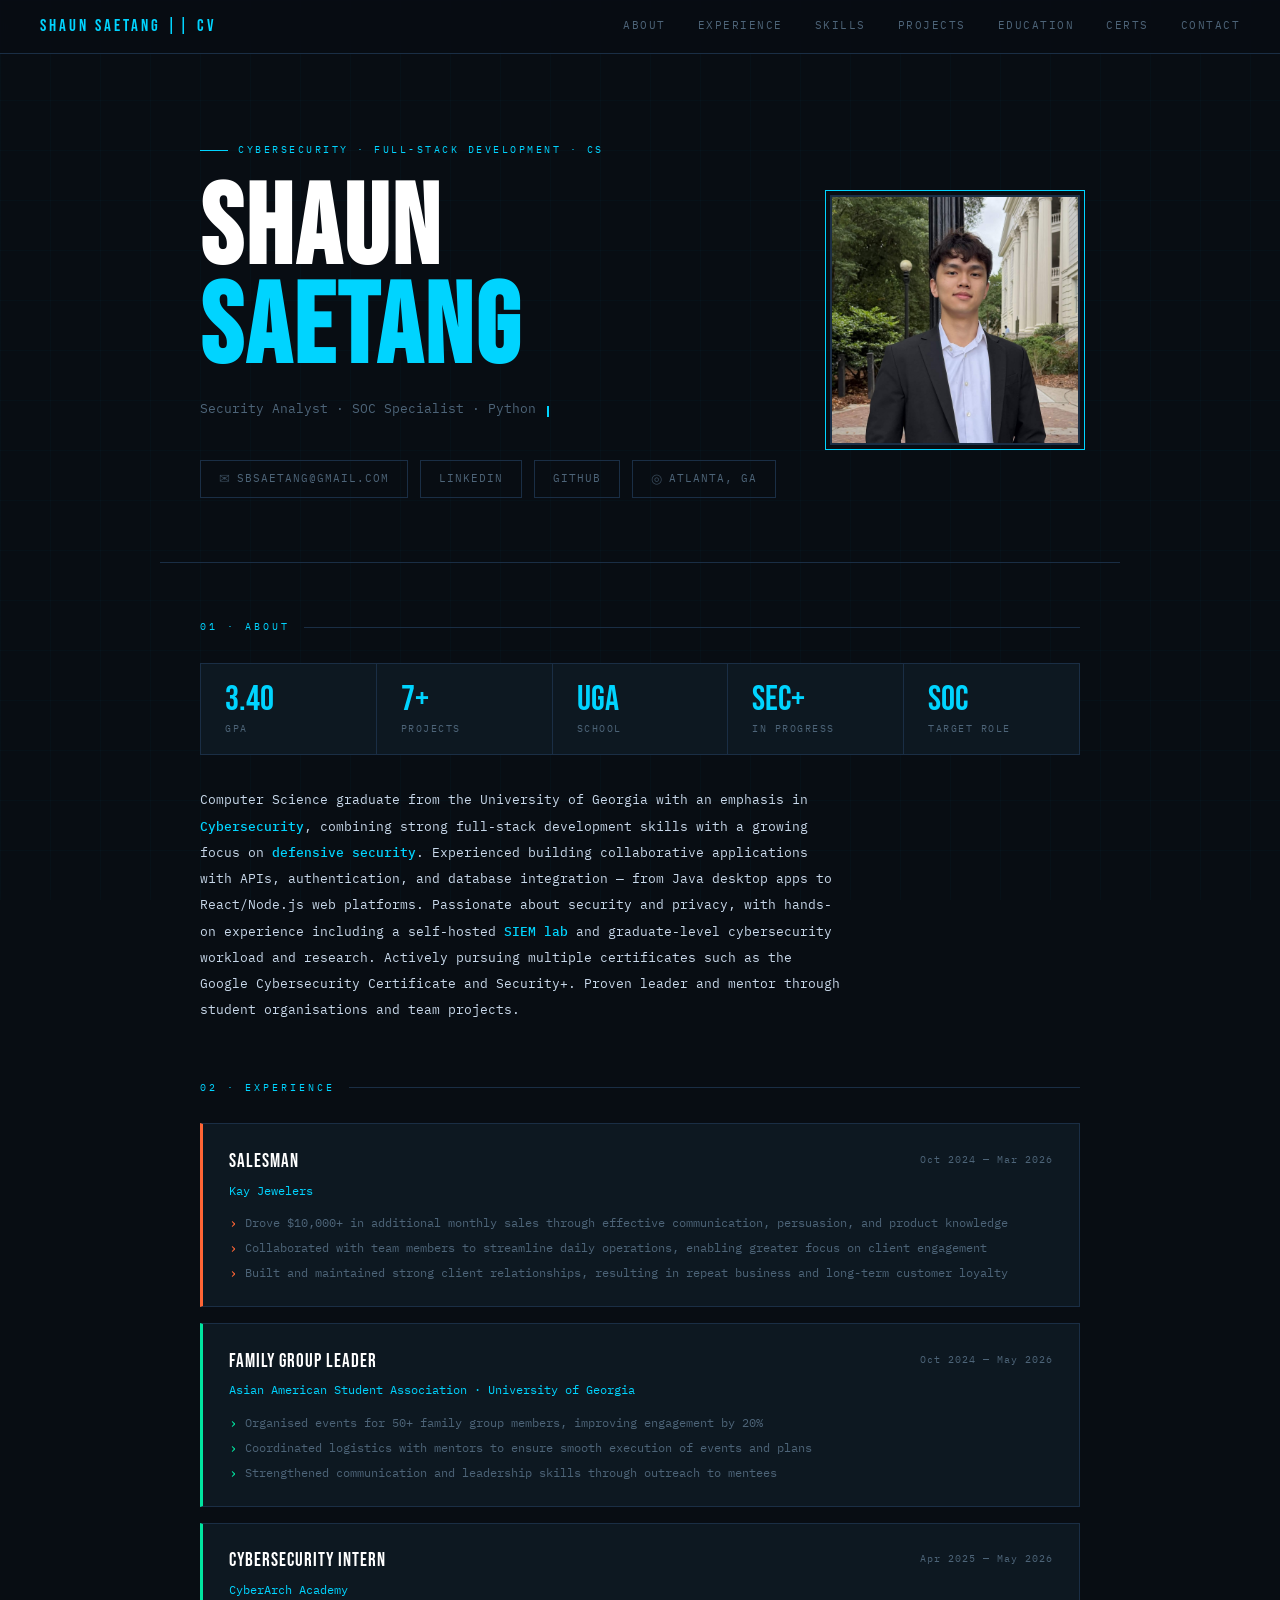
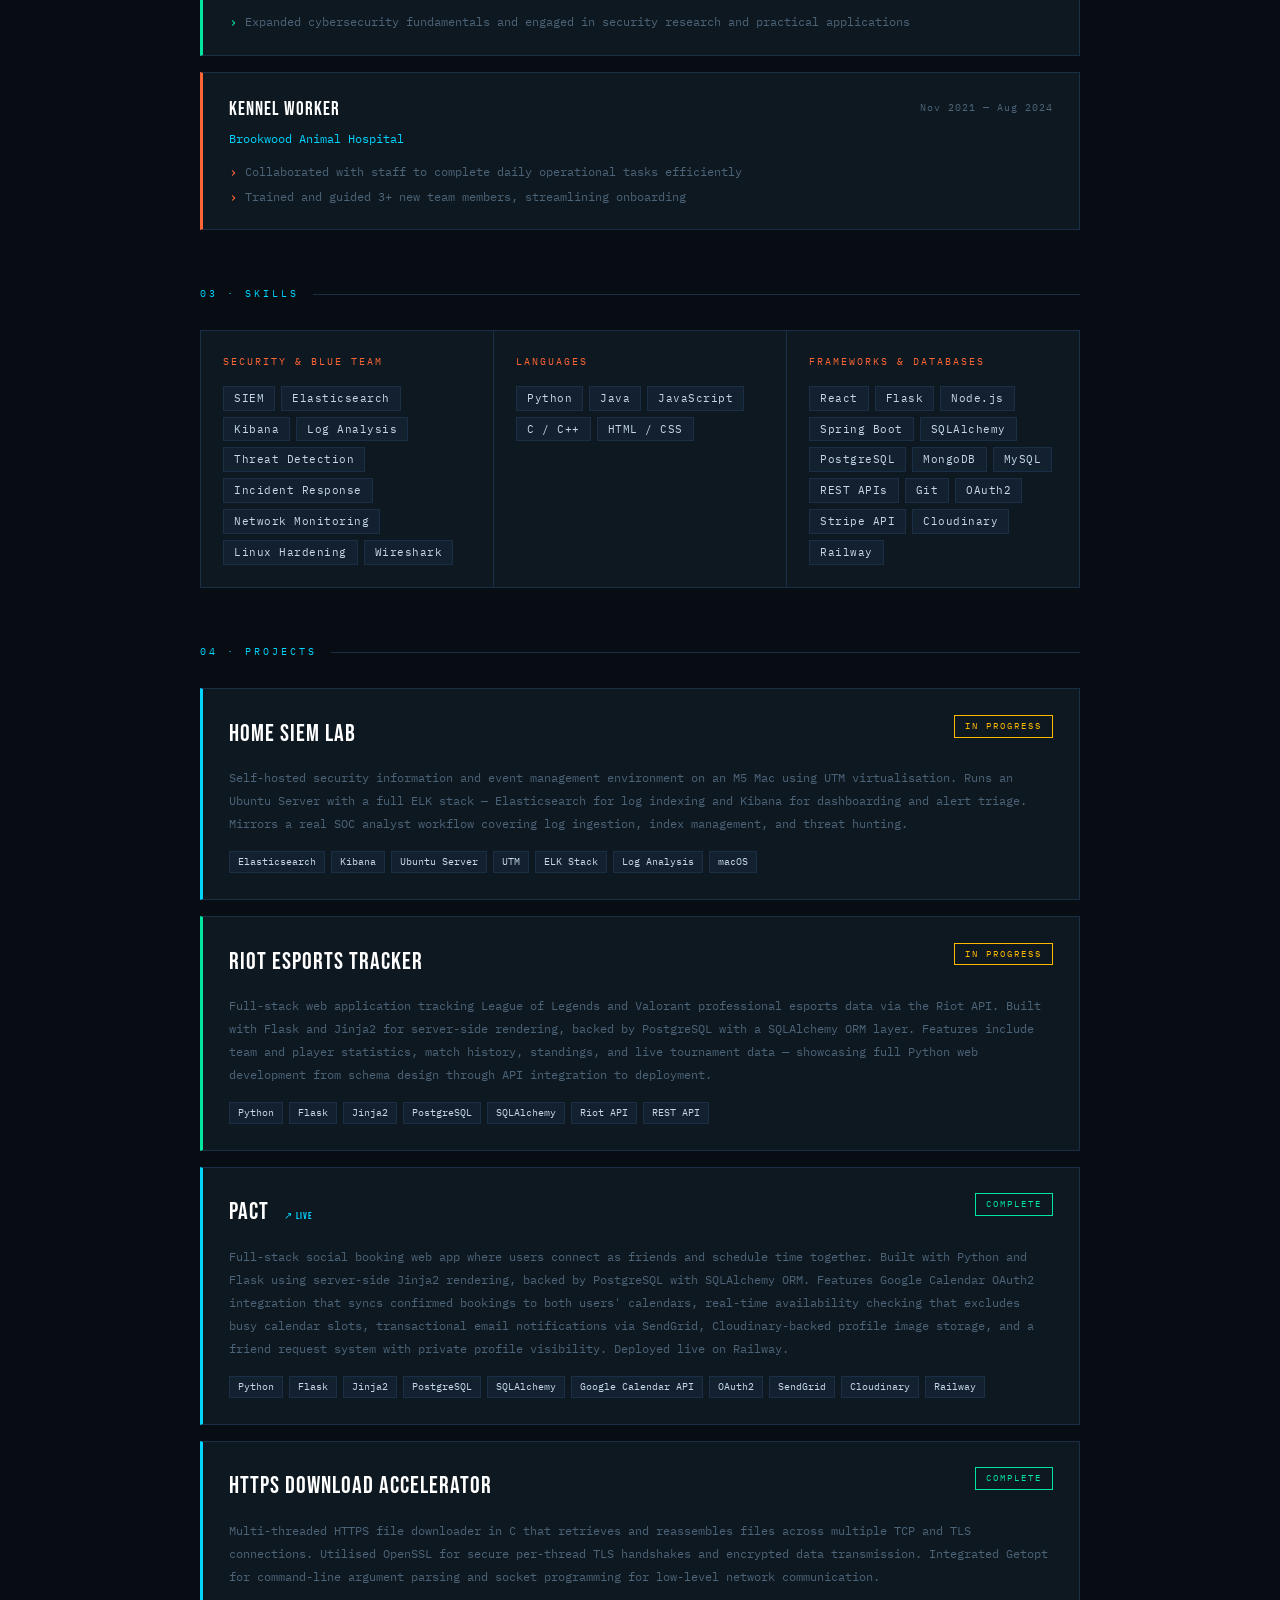
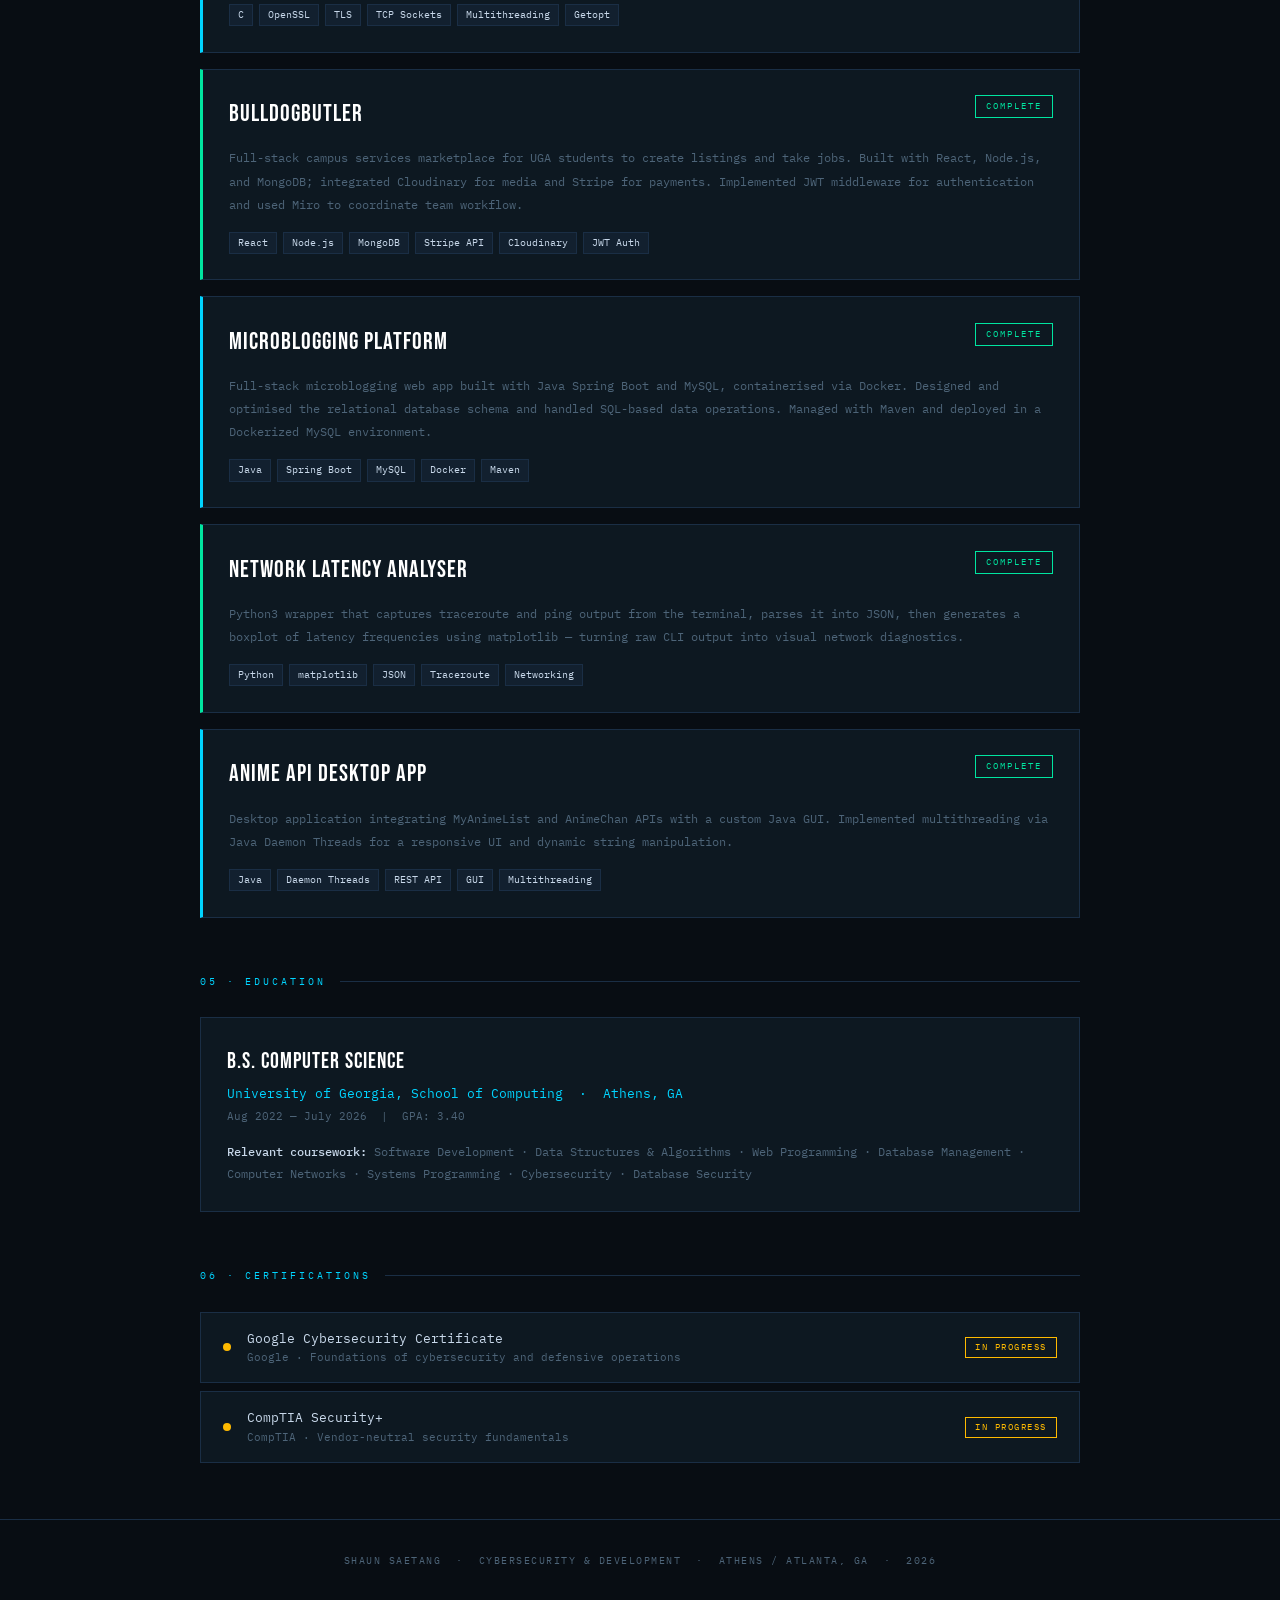
<file: index.html>
<!DOCTYPE html>

<html lang="en">

<head>
    <meta charset="UTF-8">
    <meta name="viewport" content="width=device-width, initial-scale=1.0">
    <title>Shaun Saetang — Cybersecurity &amp; Development</title>
    <link href="https://fonts.googleapis.com/css2?family=Bebas+Neue&family=IBM+Plex+Mono:ital,wght@0,300;0,400;0,500;0,600;1,400&display=swap" rel="stylesheet">
    <link rel="stylesheet" href="css/design.css">
</head>

<body>
<div class="grid-bg"></div>
<div class="wrap">

<nav>
  <div class="nav-logo">SHAUN SAETANG || CV</div>
  <div class="nav-links">
    <a href="#about">About</a>
    <a href="#experience">Experience</a>
    <a href="#skills">Skills</a>
    <a href="#projects">Projects</a>
    <a href="#education">Education</a>
    <a href="#certifications">Certs</a>
    <a href="contact.html">Contact</a>
  </div>
</nav>

<header class="hero">
  <div class="hero-inner">
    <div class="hero-text">
      <div class="hero-tag">Cybersecurity · Full-Stack Development · CS</div>
      <h1 class="name">SHAUN<br><span>SAETANG</span></h1>
      <div class="hero-sub"><span id="typed"></span><span class="cursor"></span></div>
      <div class="hero-links">
        <a href="mailto:sbsaetang@gmail.com"><span class="ico">✉</span> sbsaetang@gmail.com</a>
        <a href="https://www.linkedin.com/in/shaun-saetang-7456611b7/ " class="fab fa-linkedin"> LinkedIn</a>
        <a href="https://github.com/SSaetang23" class="fa-brands fa-github"> GitHub</a>
        <a href="#"><span class="ico">◎</span> Atlanta, GA</a>
      </div>
    </div>
    <div class="hero-headshot">
      <img src="images/shaun_headshot.jpg" alt="Shaun Saetang">
    </div>
  </div>
</header>

<main>

  <section id="about">
    <div class="sec-label">01 · About</div>
    <div class="stats">
      <div class="stat">
        <span class="stat-n">3.40</span>
        <span class="stat-l">GPA</span>
      </div>
      <div class="stat">
        <span class="stat-n">7+</span>
        <span class="stat-l">Projects</span>
      </div>
      <div class="stat">
        <span class="stat-n">UGA</span>
        <span class="stat-l">School</span>
      </div>
      <div class="stat">
        <span class="stat-n">SEC+</span>
        <span class="stat-l">In Progress</span>
      </div>
      <div class="stat">
        <span class="stat-n">SOC</span>
        <span class="stat-l">Target Role</span>
      </div>
    </div>
    <p class="about-p">
      Computer Science graduate from the University of Georgia with an emphasis in <strong>Cybersecurity</strong>,
      combining strong full-stack development skills with a growing focus on <strong>defensive security</strong>.
      Experienced building collaborative applications with APIs, authentication, and database integration —
      from Java desktop apps to React/Node.js web platforms. Passionate about security and privacy,
      with hands-on experience including a self-hosted <strong>SIEM lab</strong> and graduate-level cybersecurity workload and research.
      Actively pursuing multiple certificates such as the Google Cybersecurity Certificate and Security+.
      Proven leader and mentor through student organisations and team projects.
    </p>
  </section>

  <section id="experience">
    <div class="sec-label">02 · Experience</div>
    <div class="exp-list">
 
      <div class="exp-entry work">
        <div class="exp-hd">
          <div class="exp-title">SALESMAN</div>
          <div class="exp-dates">Oct 2024 — Mar 2026</div>
        </div>
        <div class="exp-org">Kay Jewelers</div>
        <ul class="exp-bullets">
          <li>Drove $10,000+ in additional monthly sales through effective communication, persuasion, and product knowledge</li>
          <li>Collaborated with team members to streamline daily operations, enabling greater focus on client engagement</li>
          <li>Built and maintained strong client relationships, resulting in repeat business and long-term customer loyalty</li>
        </ul>
      </div>
 
      <div class="exp-entry activity">
        <div class="exp-hd">
          <div class="exp-title">FAMILY GROUP LEADER</div>
          <div class="exp-dates">Oct 2024 — May 2026</div>
        </div>
        <div class="exp-org">Asian American Student Association · University of Georgia</div>
        <ul class="exp-bullets">
          <li>Organised events for 50+ family group members, improving engagement by 20%</li>
          <li>Coordinated logistics with mentors to ensure smooth execution of events and plans</li>
          <li>Strengthened communication and leadership skills through outreach to mentees</li>
        </ul>
      </div>
 
      <div class="exp-entry activity">
        <div class="exp-hd">
          <div class="exp-title">CYBERSECURITY INTERN</div>
          <div class="exp-dates">Apr 2025 — May 2026</div>
        </div>
        <div class="exp-org">CyberArch Academy</div>
        <ul class="exp-bullets">
          <li>Expanded cybersecurity fundamentals and engaged in security research and practical applications</li>
        </ul>
      </div>
 
      <div class="exp-entry work">
        <div class="exp-hd">
          <div class="exp-title">KENNEL WORKER</div>
          <div class="exp-dates">Nov 2021 — Aug 2024</div>
        </div>
        <div class="exp-org">Brookwood Animal Hospital</div>
        <ul class="exp-bullets">
          <li>Collaborated with staff to complete daily operational tasks efficiently</li>
          <li>Trained and guided 3+ new team members, streamlining onboarding</li>
        </ul>
      </div>
 
    </div>
  </section>

  <section id="skills">
    <div class="sec-label">03 · Skills</div>
    <div class="skills-grid">
      <div class="skill-group">
        <div class="sg-title">Security &amp; Blue Team</div>
        <div class="tags">
          <span class="tag">SIEM</span>
          <span class="tag">Elasticsearch</span>
          <span class="tag">Kibana</span>
          <span class="tag">Log Analysis</span>
          <span class="tag">Threat Detection</span>
          <span class="tag">Incident Response</span>
          <span class="tag">Network Monitoring</span>
          <span class="tag">Linux Hardening</span>
          <span class="tag">Wireshark</span>
        </div>
      </div>
      <div class="skill-group">
        <div class="sg-title">Languages</div>
        <div class="tags">
          <span class="tag">Python</span>
          <span class="tag">Java</span>
          <span class="tag">JavaScript</span>
          <span class="tag">C / C++</span>
          <span class="tag">HTML / CSS</span>
        </div>
      </div>
      <div class="skill-group">
        <div class="sg-title">Frameworks &amp; Databases</div>
        <div class="tags">
          <span class="tag">React</span>
          <span class="tag">Flask</span>
          <span class="tag">Node.js</span>
          <span class="tag">Spring Boot</span>
          <span class="tag">SQLAlchemy</span>
          <span class="tag">PostgreSQL</span>
          <span class="tag">MongoDB</span>
          <span class="tag">MySQL</span>
          <span class="tag">REST APIs</span>
          <span class="tag">Git</span>
          <span class="tag">OAuth2</span>
          <span class="tag">Stripe API</span>
          <span class="tag">Cloudinary</span>
          <span class="tag">Railway</span>
        </div>
      </div>
    </div>
  </section>

  <section id="projects">
    <div class="sec-label">04 · Projects</div>
    <div class="projects">

      <div class="proj">
        <div class="proj-hd">
          <div class="proj-name">HOME SIEM LAB</div>
          <div class="proj-badge b-wip">In Progress</div>
        </div>
        <p class="proj-desc">
          Self-hosted security information and event management environment on an M5 Mac using UTM virtualisation.
          Runs an Ubuntu Server with a full ELK stack — Elasticsearch for log indexing and Kibana for dashboarding
          and alert triage. Mirrors a real SOC analyst workflow covering log ingestion, index management, and threat hunting.
        </p>
        <div class="proj-stack">
          <span class="stag">Elasticsearch</span>
          <span class="stag">Kibana</span>
          <span class="stag">Ubuntu Server</span>
          <span class="stag">UTM</span>
          <span class="stag">ELK Stack</span>
          <span class="stag">Log Analysis</span>
          <span class="stag">macOS</span>
        </div>
      </div>

      <div class="proj alt">
        <div class="proj-hd">
          <div class="proj-name">RIOT ESPORTS TRACKER</div>
          <div class="proj-badge b-wip">In Progress</div>
        </div>
        <p class="proj-desc">
          Full-stack web application tracking League of Legends and Valorant professional esports data via the Riot API.
          Built with Flask and Jinja2 for server-side rendering, backed by PostgreSQL with a SQLAlchemy ORM layer.
          Features include team and player statistics, match history, standings, and live tournament data —
          showcasing full Python web development from schema design through API integration to deployment.
        </p>
        <div class="proj-stack">
          <span class="stag">Python</span>
          <span class="stag">Flask</span>
          <span class="stag">Jinja2</span>
          <span class="stag">PostgreSQL</span>
          <span class="stag">SQLAlchemy</span>
          <span class="stag">Riot API</span>
          <span class="stag">REST API</span>
        </div>
      </div>

      <div class="proj">
        <div class="proj-hd">
          <div class="proj-name">PACT <a href="https://pact.up.railway.app" target="_blank" style="font-size: 0.6rem; color: var(--cyan); letter-spacing: 1px; margin-left: 10px; text-decoration: none;">↗ LIVE</a></div>
          <div class="proj-badge b-active">Complete</div>
        </div>
        <p class="proj-desc">
          Full-stack social booking web app where users connect as friends and schedule time together.
          Built with Python and Flask using server-side Jinja2 rendering, backed by PostgreSQL with
          SQLAlchemy ORM. Features Google Calendar OAuth2 integration that syncs confirmed bookings
          to both users' calendars, real-time availability checking that excludes busy calendar slots,
          transactional email notifications via SendGrid, Cloudinary-backed profile image storage,
          and a friend request system with private profile visibility. Deployed live on Railway.
        </p>
        <div class="proj-stack">
          <span class="stag">Python</span>
          <span class="stag">Flask</span>
          <span class="stag">Jinja2</span>
          <span class="stag">PostgreSQL</span>
          <span class="stag">SQLAlchemy</span>
          <span class="stag">Google Calendar API</span>
          <span class="stag">OAuth2</span>
          <span class="stag">SendGrid</span>
          <span class="stag">Cloudinary</span>
          <span class="stag">Railway</span>
        </div>
      </div>

      <div class="proj">
        <div class="proj-hd">
          <div class="proj-name">HTTPS DOWNLOAD ACCELERATOR</div>
          <div class="proj-badge b-active">Complete</div>
        </div>
        <p class="proj-desc">
          Multi-threaded HTTPS file downloader in C that retrieves and reassembles files across multiple TCP and TLS connections.
          Utilised OpenSSL for secure per-thread TLS handshakes and encrypted data transmission.
          Integrated Getopt for command-line argument parsing and socket programming for low-level network communication.
        </p>
        <div class="proj-stack">
          <span class="stag">C</span>
          <span class="stag">OpenSSL</span>
          <span class="stag">TLS</span>
          <span class="stag">TCP Sockets</span>
          <span class="stag">Multithreading</span>
          <span class="stag">Getopt</span>
        </div>
      </div>
 
      <div class="proj alt">
        <div class="proj-hd">
          <div class="proj-name">BULLDOGBUTLER</div>
          <div class="proj-badge b-active">Complete</div>
        </div>
        <p class="proj-desc">
          Full-stack campus services marketplace for UGA students to create listings and take jobs.
          Built with React, Node.js, and MongoDB; integrated Cloudinary for media and Stripe for payments.
          Implemented JWT middleware for authentication and used Miro to coordinate team workflow.
        </p>
        <div class="proj-stack">
          <span class="stag">React</span>
          <span class="stag">Node.js</span>
          <span class="stag">MongoDB</span>
          <span class="stag">Stripe API</span>
          <span class="stag">Cloudinary</span>
          <span class="stag">JWT Auth</span>
        </div>
      </div>
 
      <div class="proj">
        <div class="proj-hd">
          <div class="proj-name">MICROBLOGGING PLATFORM</div>
          <div class="proj-badge b-active">Complete</div>
        </div>
        <p class="proj-desc">
          Full-stack microblogging web app built with Java Spring Boot and MySQL, containerised via Docker.
          Designed and optimised the relational database schema and handled SQL-based data operations.
          Managed with Maven and deployed in a Dockerized MySQL environment.
        </p>
        <div class="proj-stack">
          <span class="stag">Java</span>
          <span class="stag">Spring Boot</span>
          <span class="stag">MySQL</span>
          <span class="stag">Docker</span>
          <span class="stag">Maven</span>
        </div>
      </div>
 
      <div class="proj alt">
        <div class="proj-hd">
          <div class="proj-name">NETWORK LATENCY ANALYSER</div>
          <div class="proj-badge b-active">Complete</div>
        </div>
        <p class="proj-desc">
          Python3 wrapper that captures traceroute and ping output from the terminal, parses it into JSON,
          then generates a boxplot of latency frequencies using matplotlib — turning raw CLI output into visual network diagnostics.
        </p>
        <div class="proj-stack">
          <span class="stag">Python</span>
          <span class="stag">matplotlib</span>
          <span class="stag">JSON</span>
          <span class="stag">Traceroute</span>
          <span class="stag">Networking</span>
        </div>
      </div>
 
      <div class="proj">
        <div class="proj-hd">
          <div class="proj-name">ANIME API DESKTOP APP</div>
          <div class="proj-badge b-active">Complete</div>
        </div>
        <p class="proj-desc">
          Desktop application integrating MyAnimeList and AnimeChan APIs with a custom Java GUI.
          Implemented multithreading via Java Daemon Threads for a responsive UI and dynamic string manipulation.
        </p>
        <div class="proj-stack">
          <span class="stag">Java</span>
          <span class="stag">Daemon Threads</span>
          <span class="stag">REST API</span>
          <span class="stag">GUI</span>
          <span class="stag">Multithreading</span>
        </div>
      </div>

    </div>
  </section>

  <section id="education">
    <div class="sec-label">05 · Education</div>
    <div class="edu">
      <div class="edu-deg">B.S. Computer Science</div>
      <div class="edu-school">University of Georgia, School of Computing &nbsp;·&nbsp; Athens, GA</div>
      <div class="edu-meta">Aug 2022 — July 2026 &nbsp;|&nbsp; GPA: 3.40</div>
      <div class="edu-courses">
        <strong>Relevant coursework:</strong>
        Software Development · Data Structures &amp; Algorithms · Web Programming · Database Management ·
        Computer Networks · Systems Programming · Cybersecurity · Database Security
      </div>
    </div>
  </section>

  <section id="certifications">
    <div class="sec-label">06 · Certifications</div>
    <div class="certs">
      <div class="cert">
        <div class="dot progress"></div>
        <div class="cert-info">
          <div class="cert-name">Google Cybersecurity Certificate</div>
          <div class="cert-issuer">Google · Foundations of cybersecurity and defensive operations</div>
        </div>
        <div class="cert-tag ct-progress">In Progress</div>
      </div>
      <div class="cert">
        <div class="dot progress"></div>
        <div class="cert-info">
          <div class="cert-name">CompTIA Security+</div>
          <div class="cert-issuer">CompTIA · Vendor-neutral security fundamentals</div>
        </div>
        <div class="cert-tag ct-progress">In Progress</div>
      </div>
    </div>
  </section>

</main>

<footer>
   Shaun Saetang &nbsp;·&nbsp; Cybersecurity &amp; Development &nbsp;·&nbsp; Athens / Atlanta, GA &nbsp;·&nbsp; <span id="yr"></span>
</footer>

</div>

<script>
const text = "Security Analyst · SOC Specialist · Python Developer";
let i = 0;
const el = document.getElementById("typed");
const t = setInterval(() => {
  el.textContent = text.slice(0, i);
  i++;
  if (i > text.length) clearInterval(t);
}, 45);

document.getElementById("yr").textContent = new Date().getFullYear();
</script>

</body>

</html>
</file>
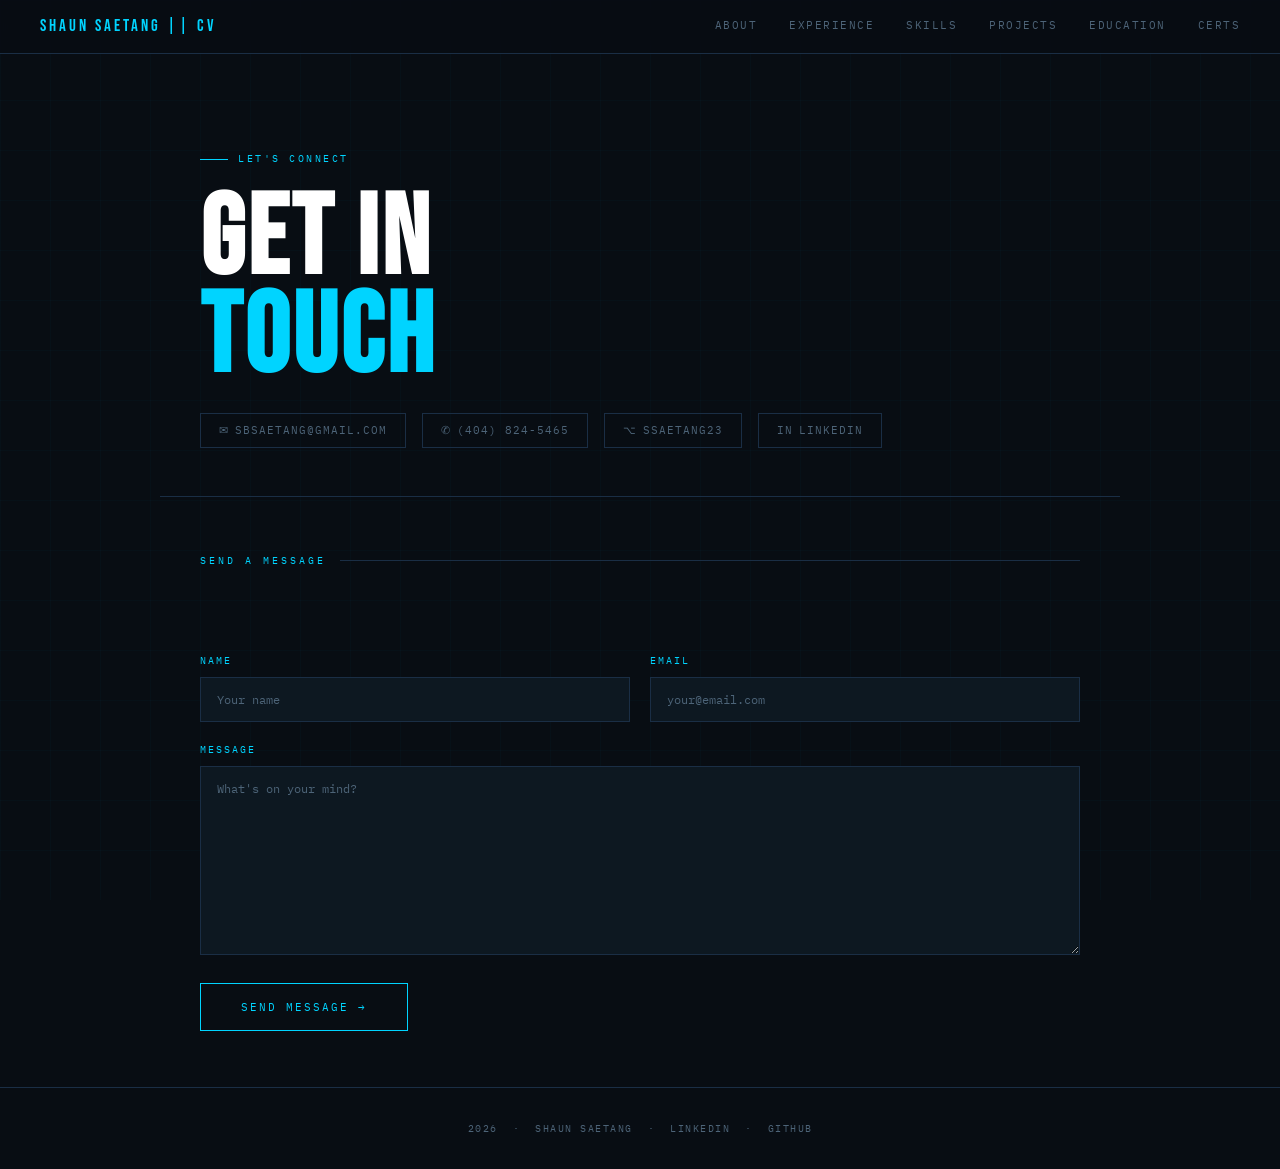
<file: contact.html>
<!DOCTYPE html>

<html lang="en">

<head>
<meta charset="UTF-8">
<meta name="viewport" content="width=device-width, initial-scale=1.0">
<title>Contact — Shaun Saetang</title>
<link href="https://fonts.googleapis.com/css2?family=Bebas+Neue&family=IBM+Plex+Mono:ital,wght@0,300;0,400;0,500;0,600;1,400&display=swap" rel="stylesheet">
<link rel="stylesheet" href="css/design.css">
</head>

<body>
<div class="grid-bg"></div>
<div class="wrap">
 
<nav>
  <div class="nav-logo">SHAUN SAETANG || CV</div>
  <div class="nav-links">
    <a href="index.html">About</a>
    <a href="index.html#experience">Experience</a>
    <a href="index.html#skills">Skills</a>
    <a href="index.html#projects">Projects</a>
    <a href="index.html#education">Education</a>
    <a href="index.html#certifications">Certs</a>
  </div>
</nav>
 
<header class="contact-hero">
  <div class="hero-tag">Let's Connect</div>
  <h1 class="name">GET IN<br><span>TOUCH</span></h1>
  <div class="contact-info">
    <a href="mailto:sbsaetang@gmail.com"><span class="ico">✉</span> sbsaetang@gmail.com</a>
    <a href="tel:4048245465"><span class="ico">✆</span> (404) 824-5465</a>
    <a href="https://github.com/SSaetang23" target="_blank"><span class="ico">⌥</span> SSaetang23</a>
    <a href="https://www.linkedin.com/in/shaun-saetang-7456611b7/" target="_blank"><span class="ico">in</span> LinkedIn</a>
  </div>
</header>
 
<main class="contact-main">
  <div class="sec-label">Send a Message</div>
  <form action="https://formsubmit.co/d4adcbc3e92f9e6910d7e4c9b4051bde" method="post" class="form-grid">
    <input type="hidden" name="_next" value="thankyou.html">
    <input type="hidden" name="_subject" value="New message from CV contact form">
 
    <div class="form-row">
      <div class="form-field">
        <label class="form-label" for="name">Name</label>
        <input type="text" id="name" name="name" placeholder="Your name" required>
      </div>
      <div class="form-field">
        <label class="form-label" for="email">Email</label>
        <input type="email" id="email" name="email" placeholder="your@email.com" required>
      </div>
    </div>
 
    <div class="form-field">
      <label class="form-label" for="message">Message</label>
      <textarea id="message" name="message" rows="10" placeholder="What's on your mind?" required></textarea>
    </div>
 
    <div>
      <button type="submit" class="form-submit">Send Message →</button>
    </div>
  </form>
</main>
 
<footer>
  <span id="yr"></span> &nbsp;·&nbsp;
  <a href="index.html">Shaun Saetang</a> &nbsp;·&nbsp;
  <a href="https://www.linkedin.com/in/shaun-saetang-7456611b7/" target="_blank">LinkedIn</a> &nbsp;·&nbsp;
  <a href="https://github.com/SSaetang23" target="_blank">GitHub</a>
</footer>
 
</div>
<script>document.getElementById("yr").textContent = new Date().getFullYear();</script>
</body>
</html>
</file>
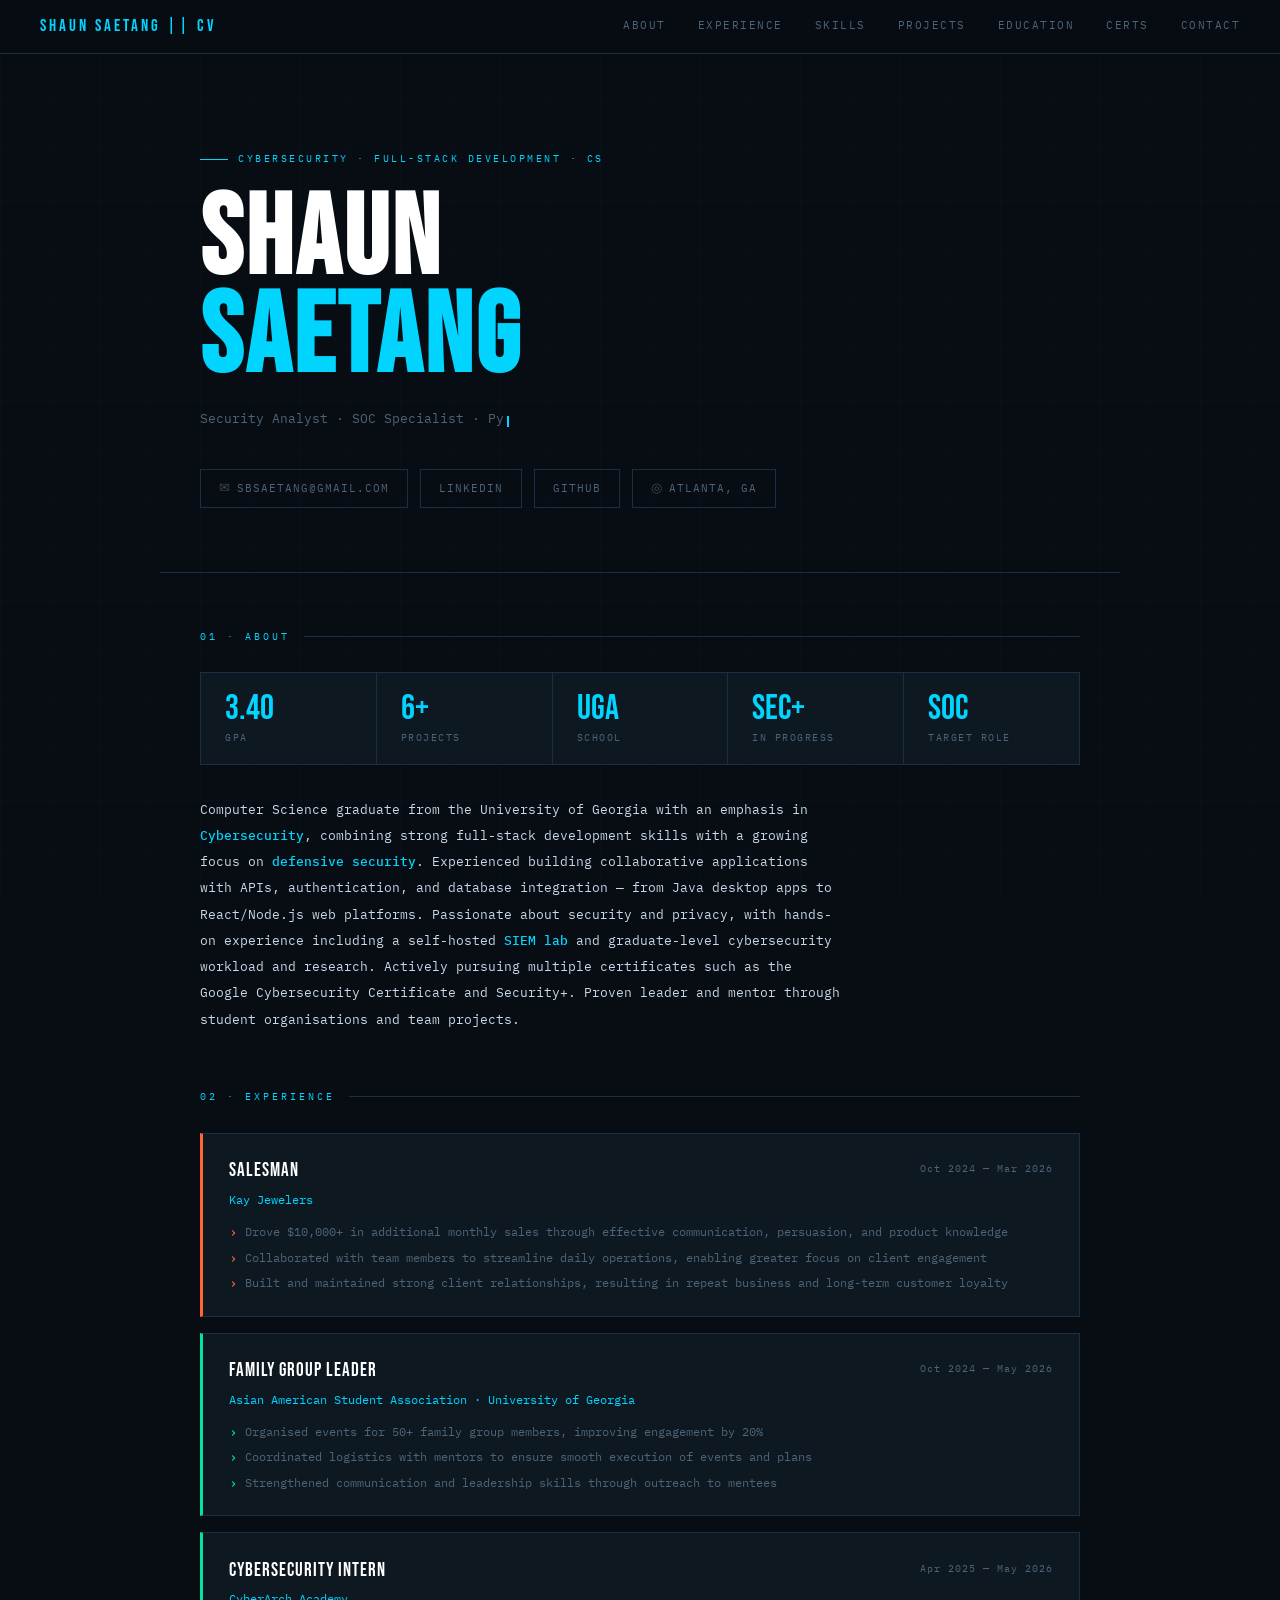
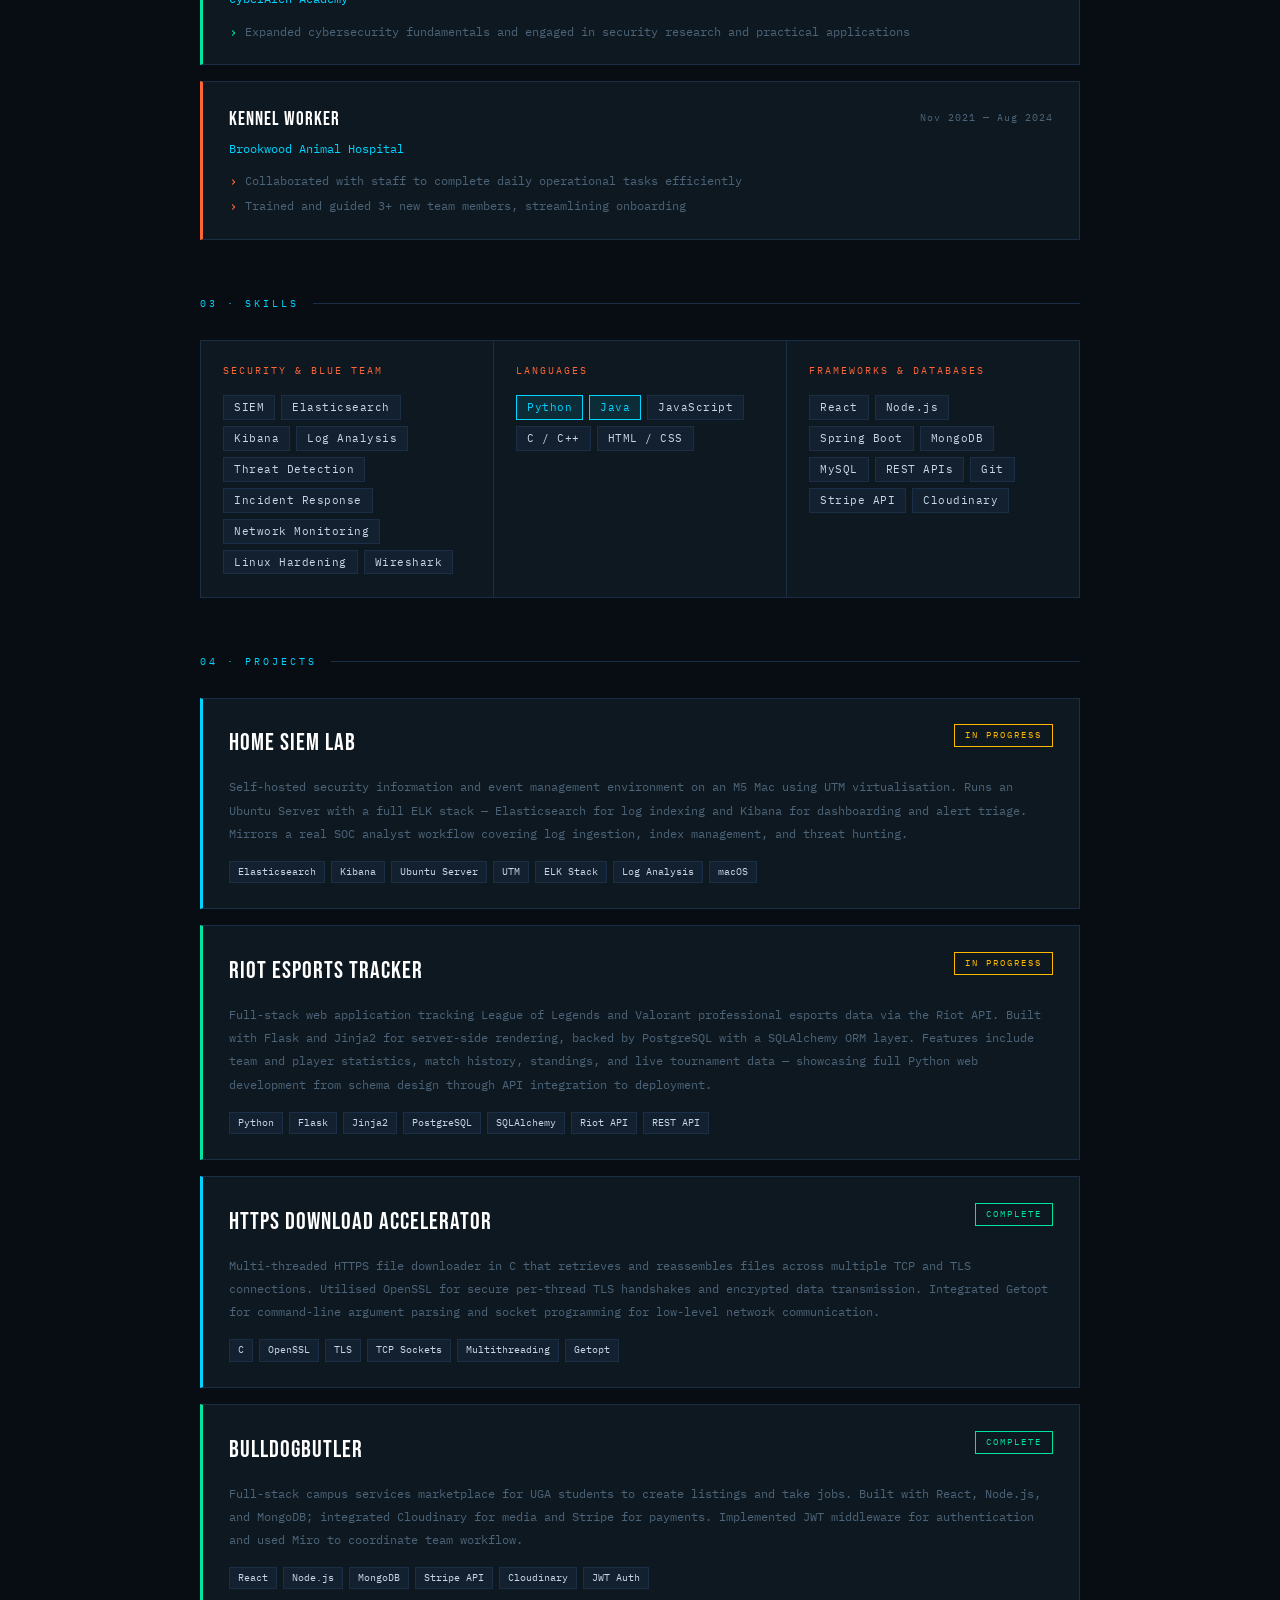
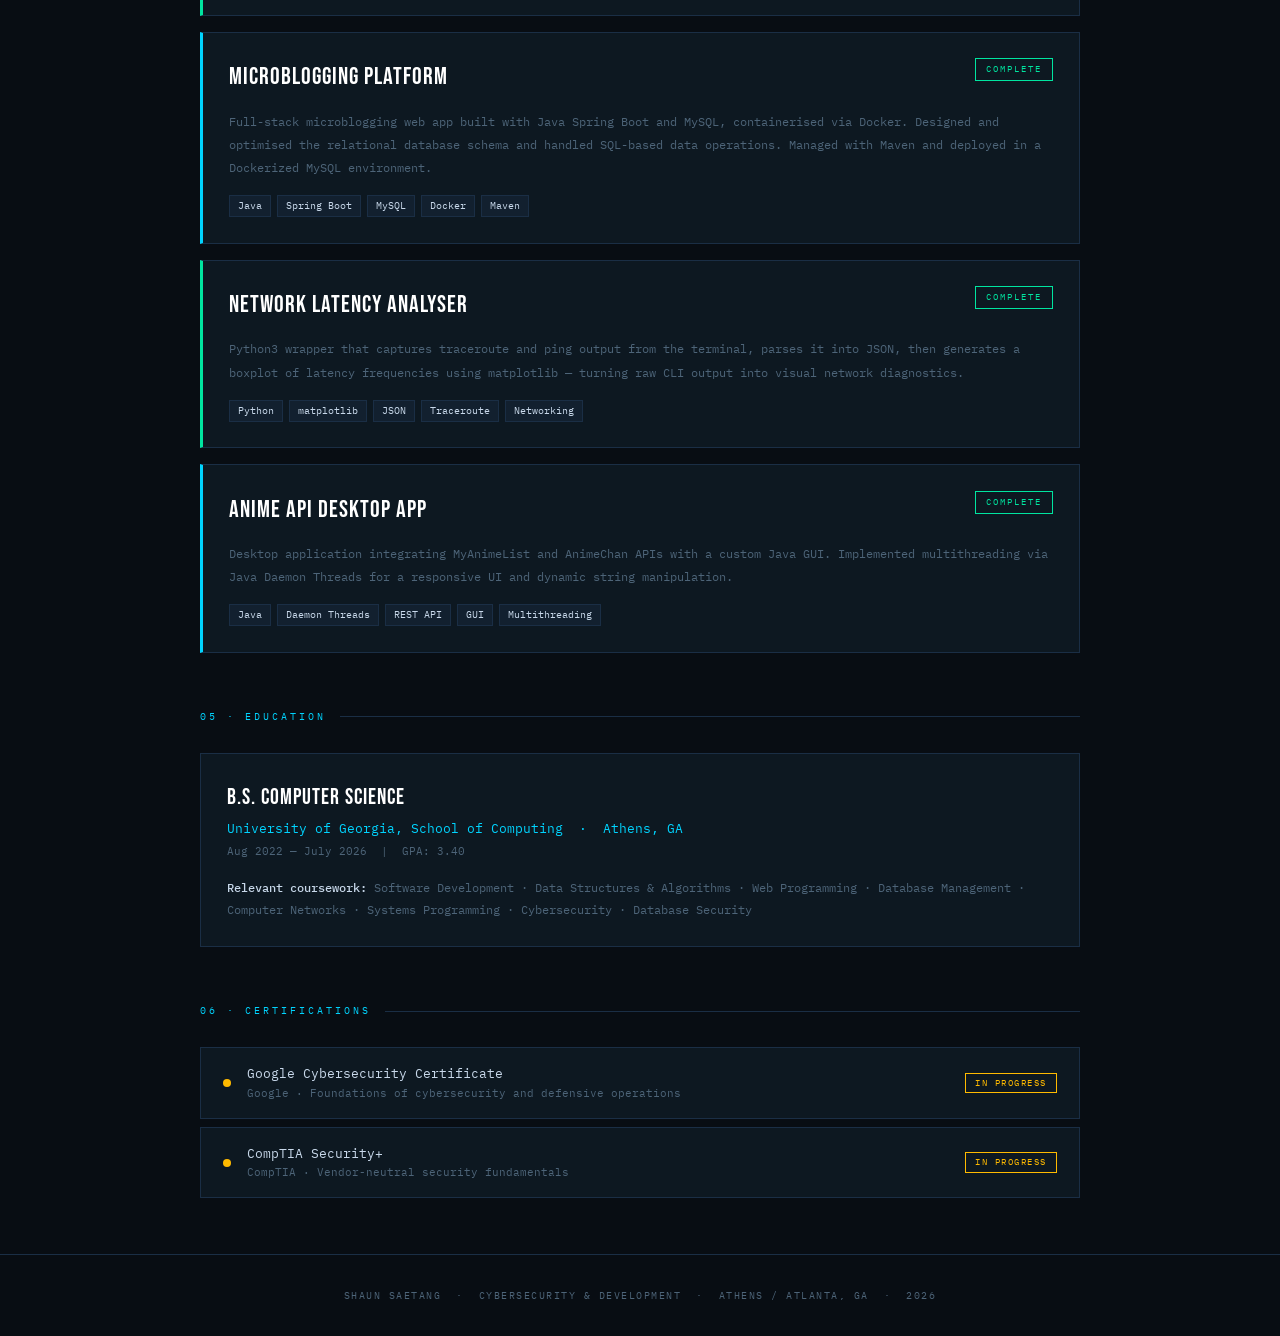
<file: home.html>
<!DOCTYPE html>

<html lang="en">

<head>
    <meta charset="UTF-8">
    <meta name="viewport" content="width=device-width, initial-scale=1.0">
    <title>Shaun Saetang — Cybersecurity &amp; Development</title>
    <link href="https://fonts.googleapis.com/css2?family=Bebas+Neue&family=IBM+Plex+Mono:ital,wght@0,300;0,400;0,500;0,600;1,400&display=swap" rel="stylesheet">
    <link rel="stylesheet" href="css/design.css">
</head>

<body>
<div class="grid-bg"></div>
<div class="wrap">

<nav>
  <div class="nav-logo">SHAUN SAETANG || CV</div>
  <div class="nav-links">
    <a href="#about">About</a>
    <a href="#experience">Experience</a>
    <a href="#skills">Skills</a>
    <a href="#projects">Projects</a>
    <a href="#education">Education</a>
    <a href="#certifications">Certs</a>
    <a href="contact.html">Contact</a>
  </div>
</nav>

<header class="hero">
  <div class="hero-tag">Cybersecurity · Full-Stack Development · CS</div>
  <h1 class="name">SHAUN<br><span>SAETANG</span></h1>
  <div class="hero-sub"><span id="typed"></span><span class="cursor"></span></div>
  <div class="hero-links">
    <a href="mailto:sbsaetang@gmail.com"><span class="ico">✉</span> sbsaetang@gmail.com</a>
    <a href="https://www.linkedin.com/in/shaun-saetang-7456611b7/ " class="fab fa-linkedin"> LinkedIn</a>
    <a href="https://github.com/SSaetang23" class="fa-brands fa-github"> GitHub</a>
    <a href="#"><span class="ico">◎</span> Atlanta, GA</a>
  </div>
</header>

<main>

  <section id="about">
    <div class="sec-label">01 · About</div>
    <div class="stats">
      <div class="stat">
        <span class="stat-n">3.40</span>
        <span class="stat-l">GPA</span>
      </div>
      <div class="stat">
        <span class="stat-n">6+</span>
        <span class="stat-l">Projects</span>
      </div>
      <div class="stat">
        <span class="stat-n">UGA</span>
        <span class="stat-l">School</span>
      </div>
      <div class="stat">
        <span class="stat-n">SEC+</span>
        <span class="stat-l">In Progress</span>
      </div>
      <div class="stat">
        <span class="stat-n">SOC</span>
        <span class="stat-l">Target Role</span>
      </div>
    </div>
    <p class="about-p">
      Computer Science graduate from the University of Georgia with an emphasis in <strong>Cybersecurity</strong>,
      combining strong full-stack development skills with a growing focus on <strong>defensive security</strong>.
      Experienced building collaborative applications with APIs, authentication, and database integration —
      from Java desktop apps to React/Node.js web platforms. Passionate about security and privacy,
      with hands-on experience including a self-hosted <strong>SIEM lab</strong> and graduate-level cybersecurity workload and research.
      Actively pursuing multiple certificates such as the Google Cybersecurity Certificate and Security+.
      Proven leader and mentor through student organisations and team projects.
    </p>
  </section>

  <section id="experience">
    <div class="sec-label">02 · Experience</div>
    <div class="exp-list">
 
      <div class="exp-entry work">
        <div class="exp-hd">
          <div class="exp-title">SALESMAN</div>
          <div class="exp-dates">Oct 2024 — Mar 2026</div>
        </div>
        <div class="exp-org">Kay Jewelers</div>
        <ul class="exp-bullets">
          <li>Drove $10,000+ in additional monthly sales through effective communication, persuasion, and product knowledge</li>
          <li>Collaborated with team members to streamline daily operations, enabling greater focus on client engagement</li>
          <li>Built and maintained strong client relationships, resulting in repeat business and long-term customer loyalty</li>
        </ul>
      </div>
 
      <div class="exp-entry activity">
        <div class="exp-hd">
          <div class="exp-title">FAMILY GROUP LEADER</div>
          <div class="exp-dates">Oct 2024 — May 2026</div>
        </div>
        <div class="exp-org">Asian American Student Association · University of Georgia</div>
        <ul class="exp-bullets">
          <li>Organised events for 50+ family group members, improving engagement by 20%</li>
          <li>Coordinated logistics with mentors to ensure smooth execution of events and plans</li>
          <li>Strengthened communication and leadership skills through outreach to mentees</li>
        </ul>
      </div>
 
      <div class="exp-entry activity">
        <div class="exp-hd">
          <div class="exp-title">CYBERSECURITY INTERN</div>
          <div class="exp-dates">Apr 2025 — May 2026</div>
        </div>
        <div class="exp-org">CyberArch Academy</div>
        <ul class="exp-bullets">
          <li>Expanded cybersecurity fundamentals and engaged in security research and practical applications</li>
        </ul>
      </div>
 
      <div class="exp-entry work">
        <div class="exp-hd">
          <div class="exp-title">KENNEL WORKER</div>
          <div class="exp-dates">Nov 2021 — Aug 2024</div>
        </div>
        <div class="exp-org">Brookwood Animal Hospital</div>
        <ul class="exp-bullets">
          <li>Collaborated with staff to complete daily operational tasks efficiently</li>
          <li>Trained and guided 3+ new team members, streamlining onboarding</li>
        </ul>
      </div>
 
    </div>
  </section>

  <section id="skills">
    <div class="sec-label">03 · Skills</div>
    <div class="skills-grid">
      <div class="skill-group">
        <div class="sg-title">Security &amp; Blue Team</div>
        <div class="tags">
          <span class="tag">SIEM</span>
          <span class="tag">Elasticsearch</span>
          <span class="tag">Kibana</span>
          <span class="tag">Log Analysis</span>
          <span class="tag">Threat Detection</span>
          <span class="tag">Incident Response</span>
          <span class="tag">Network Monitoring</span>
          <span class="tag">Linux Hardening</span>
          <span class="tag">Wireshark</span>
        </div>
      </div>
      <div class="skill-group">
        <div class="sg-title">Languages</div>
        <div class="tags">
          <span class="tag hi">Python</span>
          <span class="tag hi">Java</span>
          <span class="tag">JavaScript</span>
          <span class="tag">C / C++</span>
          <span class="tag">HTML / CSS</span>
        </div>
      </div>
      <div class="skill-group">
        <div class="sg-title">Frameworks &amp; Databases</div>
        <div class="tags">
          <span class="tag">React</span>
          <span class="tag">Node.js</span>
          <span class="tag">Spring Boot</span>
          <span class="tag">MongoDB</span>
          <span class="tag">MySQL</span>
          <span class="tag">REST APIs</span>
          <span class="tag">Git</span>
          <span class="tag">Stripe API</span>
          <span class="tag">Cloudinary</span>
        </div>
      </div>
    </div>
  </section>

  <section id="projects">
    <div class="sec-label">04 · Projects</div>
    <div class="projects">

      <div class="proj">
        <div class="proj-hd">
          <div class="proj-name">HOME SIEM LAB</div>
          <div class="proj-badge b-wip">In Progress</div>
        </div>
        <p class="proj-desc">
          Self-hosted security information and event management environment on an M5 Mac using UTM virtualisation.
          Runs an Ubuntu Server with a full ELK stack — Elasticsearch for log indexing and Kibana for dashboarding
          and alert triage. Mirrors a real SOC analyst workflow covering log ingestion, index management, and threat hunting.
        </p>
        <div class="proj-stack">
          <span class="stag">Elasticsearch</span>
          <span class="stag">Kibana</span>
          <span class="stag">Ubuntu Server</span>
          <span class="stag">UTM</span>
          <span class="stag">ELK Stack</span>
          <span class="stag">Log Analysis</span>
          <span class="stag">macOS</span>
        </div>
      </div>

      <div class="proj alt">
        <div class="proj-hd">
          <div class="proj-name">RIOT ESPORTS TRACKER</div>
          <div class="proj-badge b-wip">In Progress</div>
        </div>
        <p class="proj-desc">
          Full-stack web application tracking League of Legends and Valorant professional esports data via the Riot API.
          Built with Flask and Jinja2 for server-side rendering, backed by PostgreSQL with a SQLAlchemy ORM layer.
          Features include team and player statistics, match history, standings, and live tournament data —
          showcasing full Python web development from schema design through API integration to deployment.
        </p>
        <div class="proj-stack">
          <span class="stag">Python</span>
          <span class="stag">Flask</span>
          <span class="stag">Jinja2</span>
          <span class="stag">PostgreSQL</span>
          <span class="stag">SQLAlchemy</span>
          <span class="stag">Riot API</span>
          <span class="stag">REST API</span>
        </div>
      </div>

      <div class="proj">
        <div class="proj-hd">
          <div class="proj-name">HTTPS DOWNLOAD ACCELERATOR</div>
          <div class="proj-badge b-active">Complete</div>
        </div>
        <p class="proj-desc">
          Multi-threaded HTTPS file downloader in C that retrieves and reassembles files across multiple TCP and TLS connections.
          Utilised OpenSSL for secure per-thread TLS handshakes and encrypted data transmission.
          Integrated Getopt for command-line argument parsing and socket programming for low-level network communication.
        </p>
        <div class="proj-stack">
          <span class="stag">C</span>
          <span class="stag">OpenSSL</span>
          <span class="stag">TLS</span>
          <span class="stag">TCP Sockets</span>
          <span class="stag">Multithreading</span>
          <span class="stag">Getopt</span>
        </div>
      </div>
 
      <div class="proj alt">
        <div class="proj-hd">
          <div class="proj-name">BULLDOGBUTLER</div>
          <div class="proj-badge b-active">Complete</div>
        </div>
        <p class="proj-desc">
          Full-stack campus services marketplace for UGA students to create listings and take jobs.
          Built with React, Node.js, and MongoDB; integrated Cloudinary for media and Stripe for payments.
          Implemented JWT middleware for authentication and used Miro to coordinate team workflow.
        </p>
        <div class="proj-stack">
          <span class="stag">React</span>
          <span class="stag">Node.js</span>
          <span class="stag">MongoDB</span>
          <span class="stag">Stripe API</span>
          <span class="stag">Cloudinary</span>
          <span class="stag">JWT Auth</span>
        </div>
      </div>
 
      <div class="proj">
        <div class="proj-hd">
          <div class="proj-name">MICROBLOGGING PLATFORM</div>
          <div class="proj-badge b-active">Complete</div>
        </div>
        <p class="proj-desc">
          Full-stack microblogging web app built with Java Spring Boot and MySQL, containerised via Docker.
          Designed and optimised the relational database schema and handled SQL-based data operations.
          Managed with Maven and deployed in a Dockerized MySQL environment.
        </p>
        <div class="proj-stack">
          <span class="stag">Java</span>
          <span class="stag">Spring Boot</span>
          <span class="stag">MySQL</span>
          <span class="stag">Docker</span>
          <span class="stag">Maven</span>
        </div>
      </div>
 
      <div class="proj alt">
        <div class="proj-hd">
          <div class="proj-name">NETWORK LATENCY ANALYSER</div>
          <div class="proj-badge b-active">Complete</div>
        </div>
        <p class="proj-desc">
          Python3 wrapper that captures traceroute and ping output from the terminal, parses it into JSON,
          then generates a boxplot of latency frequencies using matplotlib — turning raw CLI output into visual network diagnostics.
        </p>
        <div class="proj-stack">
          <span class="stag">Python</span>
          <span class="stag">matplotlib</span>
          <span class="stag">JSON</span>
          <span class="stag">Traceroute</span>
          <span class="stag">Networking</span>
        </div>
      </div>
 
      <div class="proj">
        <div class="proj-hd">
          <div class="proj-name">ANIME API DESKTOP APP</div>
          <div class="proj-badge b-active">Complete</div>
        </div>
        <p class="proj-desc">
          Desktop application integrating MyAnimeList and AnimeChan APIs with a custom Java GUI.
          Implemented multithreading via Java Daemon Threads for a responsive UI and dynamic string manipulation.
        </p>
        <div class="proj-stack">
          <span class="stag">Java</span>
          <span class="stag">Daemon Threads</span>
          <span class="stag">REST API</span>
          <span class="stag">GUI</span>
          <span class="stag">Multithreading</span>
        </div>
      </div>

    </div>
  </section>

  <section id="education">
    <div class="sec-label">05 · Education</div>
    <div class="edu">
      <div class="edu-deg">B.S. Computer Science</div>
      <div class="edu-school">University of Georgia, School of Computing &nbsp;·&nbsp; Athens, GA</div>
      <div class="edu-meta">Aug 2022 — July 2026 &nbsp;|&nbsp; GPA: 3.40</div>
      <div class="edu-courses">
        <strong>Relevant coursework:</strong>
        Software Development · Data Structures &amp; Algorithms · Web Programming · Database Management ·
        Computer Networks · Systems Programming · Cybersecurity · Database Security
      </div>
    </div>
  </section>

  <section id="certifications">
    <div class="sec-label">06 · Certifications</div>
    <div class="certs">
      <div class="cert">
        <div class="dot progress"></div>
        <div class="cert-info">
          <div class="cert-name">Google Cybersecurity Certificate</div>
          <div class="cert-issuer">Google · Foundations of cybersecurity and defensive operations</div>
        </div>
        <div class="cert-tag ct-progress">In Progress</div>
      </div>
      <div class="cert">
        <div class="dot progress"></div>
        <div class="cert-info">
          <div class="cert-name">CompTIA Security+</div>
          <div class="cert-issuer">CompTIA · Vendor-neutral security fundamentals</div>
        </div>
        <div class="cert-tag ct-progress">In Progress</div>
      </div>
    </div>
  </section>

</main>

<footer>
   Shaun Saetang &nbsp;·&nbsp; Cybersecurity &amp; Development &nbsp;·&nbsp; Athens / Atlanta, GA &nbsp;·&nbsp; <span id="yr"></span>
</footer>

</div>

<script>
const text = "Security Analyst · SOC Specialist · Python Developer";
let i = 0;
const el = document.getElementById("typed");
const t = setInterval(() => {
  el.textContent = text.slice(0, i);
  i++;
  if (i > text.length) clearInterval(t);
}, 45);

document.getElementById("yr").textContent = new Date().getFullYear();
</script>

</body>

</html>
</file>
<file: css/design.css>
*,*::before,*::after{box-sizing:border-box;margin:0;padding:0}
:root{
  --bg:#080d13;--surf:#0d1821;--surf2:#12202f;--border:#1a2e45;
  --cyan:#00d4ff;--cyan-dim:rgba(0,212,255,.1);
  --orange:#ff6535;--green:#00e5a0;--amber:#ffba00;
  --text:#c8d8ea;--muted:#4d6478;
  --d:'Bebas Neue',sans-serif;--m:'IBM Plex Mono',monospace;
}
html{scroll-behavior:smooth}
body{font-family:var(--m);background:var(--bg);color:var(--text);line-height:1.6;overflow-x:hidden}

/* GRID BACKGROUND */
.grid-bg{
  position:fixed;inset:0;pointer-events:none;z-index:0;
  background-image:
    linear-gradient(rgba(0,212,255,.025) 1px,transparent 1px),
    linear-gradient(90deg,rgba(0,212,255,.025) 1px,transparent 1px);
  background-size:50px 50px;
}
.wrap{position:relative;z-index:1}

/* NAV */
nav{
  position:sticky;top:0;z-index:100;
  background:rgba(8,13,19,.9);backdrop-filter:blur(14px);
  border-bottom:1px solid var(--border);
  display:flex;align-items:center;justify-content:space-between;
  padding:0 2.5rem;height:54px;
}
.nav-logo{font-family:var(--d);font-size:1.05rem;letter-spacing:3px;color:var(--cyan)}
.nav-links{display:flex;gap:2rem}
.nav-links a{
  font-size:.68rem;letter-spacing:1.5px;text-transform:uppercase;
  color:var(--muted);text-decoration:none;padding:4px 0;
  border-bottom:1px solid transparent;transition:all .2s;
}
.nav-links a:hover{color:var(--cyan);border-bottom-color:var(--cyan)}

/* FOOTER */
footer{
  border-top:1px solid var(--border);padding:2rem 2.5rem;
  text-align:center;font-size:.65rem;color:var(--muted);letter-spacing:1.5px;
  text-transform:uppercase;
}
footer a{color:var(--muted);text-decoration:none}
footer a:hover{color:var(--cyan)}

/* HERO */
.hero{
  padding:5.5rem 2.5rem 4rem;
  max-width:960px;margin:0 auto;
  border-bottom:1px solid var(--border);
}
.hero-inner{
  display:flex;flex-direction:row;align-items:center;
  justify-content:space-between;gap:2rem;
}
.hero-text{flex:1;min-width:0;display:flex;flex-direction:column}
.hero-tag{
  display:inline-flex;align-items:center;gap:10px;
  font-size:.63rem;letter-spacing:2.5px;text-transform:uppercase;
  color:var(--cyan);margin-bottom:1.5rem;
}
.hero-tag::before{content:'';display:block;width:28px;height:1px;background:var(--cyan)}
h1.name{
  font-family:var(--d);
  font-size:clamp(3.8rem,9vw,7rem);
  line-height:.88;letter-spacing:3px;
  color:#fff;margin-bottom:1.2rem;
}
h1.name span{color:var(--cyan)}
.hero-sub{
  font-size:.83rem;color:var(--muted);
  margin-bottom:2.5rem;min-height:1.3em;
}
.cursor{
  display:inline-block;width:2px;height:.85em;
  background:var(--cyan);margin-left:3px;
  animation:blink 1s step-end infinite;vertical-align:text-bottom;
}
@keyframes blink{0%,100%{opacity:1}50%{opacity:0}}
.hero-links{display:flex;flex-wrap:wrap;gap:.75rem}
.hero-links a{
  display:inline-flex;align-items:center;gap:6px;
  font-size:.68rem;letter-spacing:1px;text-transform:uppercase;
  padding:8px 18px;border:1px solid var(--border);
  color:var(--muted);text-decoration:none;transition:all .2s;
}
.hero-links a:hover{border-color:var(--cyan);color:var(--cyan);background:var(--cyan-dim)}
.hero-links a .ico{font-size:.8rem;opacity:.7}
.hero-headshot{flex-shrink:0;align-self:center}
.hero-headshot img{
  width:250px;height:250px;
  object-fit:cover;object-position:center top;
  border:2px solid var(--border);
  outline:1px solid var(--cyan);
  outline-offset:4px;
  display:block;
}

/* MAIN */
main{max-width:960px;margin:0 auto;padding:3.5rem 2.5rem;display:flex;flex-direction:column;gap:3.5rem}

/* SECTION LABEL */
.sec-label{
  display:flex;align-items:center;gap:14px;
  font-size:.62rem;letter-spacing:3px;text-transform:uppercase;
  color:var(--cyan);margin-bottom:1.75rem;
}
.sec-label::after{content:'';flex:1;height:1px;background:var(--border)}

/* ABOUT */
.stats{
  display:flex;gap:1px;background:var(--border);
  border:1px solid var(--border);margin-bottom:2rem;
}
.stat{flex:1;background:var(--surf);padding:1.1rem 1.5rem}
.stat-n{font-family:var(--d);font-size:2.2rem;color:var(--cyan);display:block;line-height:1}
.stat-l{font-size:.62rem;letter-spacing:1.5px;text-transform:uppercase;color:var(--muted);margin-top:.25rem;display:block}
.about-p{font-size:.82rem;color:var(--text);line-height:2;max-width:640px}
.about-p strong{color:var(--cyan);font-weight:500}

/* EXPERIENCE */
.exp-list{display:flex;flex-direction:column;gap:1rem}
.exp-entry{
  background:var(--surf);border:1px solid var(--border);
  border-left:3px solid var(--border);padding:1.4rem 1.6rem;
}
.exp-entry.work{border-left-color:var(--orange)}
.exp-entry.activity{border-left-color:var(--green)}
.exp-hd{display:flex;align-items:flex-start;justify-content:space-between;flex-wrap:wrap;gap:6px;margin-bottom:.25rem}
.exp-title{font-family:var(--d);font-size:1.2rem;letter-spacing:1px;color:#fff}
.exp-dates{font-size:.65rem;letter-spacing:1px;color:var(--muted);white-space:nowrap;padding-top:4px}
.exp-org{font-size:.72rem;color:var(--cyan);margin-bottom:.75rem}
.exp-bullets{list-style:none;display:flex;flex-direction:column;gap:4px}
.exp-bullets li{font-size:.76rem;color:var(--muted);line-height:1.75;padding-left:1rem;position:relative}
.exp-bullets li::before{content:'›';position:absolute;left:0;color:var(--orange);font-size:.85rem}
.exp-entry.activity .exp-bullets li::before{color:var(--green)}

/* SKILLS */
.skills-grid{
  display:grid;grid-template-columns:repeat(auto-fit,minmax(220px,1fr));
  gap:1px;background:var(--border);border:1px solid var(--border);
}
.skill-group{background:var(--surf);padding:1.4rem}
.sg-title{font-size:.62rem;letter-spacing:2px;text-transform:uppercase;color:var(--orange);margin-bottom:1rem}
.tags{display:flex;flex-wrap:wrap;gap:6px}
.tag{
  font-size:.66rem;padding:3px 10px;
  background:var(--surf2);border:1px solid var(--border);
  color:var(--text);letter-spacing:.5px;
}
.tag.hi{border-color:var(--cyan);color:var(--cyan);background:var(--cyan-dim)}

/* PROJECTS */
.projects{display:flex;flex-direction:column;gap:1rem}
.proj{
  background:var(--surf);border:1px solid var(--border);
  border-left:3px solid var(--cyan);padding:1.6rem;transition:border-left-color .25s;
}
.proj:hover{border-left-color:var(--orange)}
.proj.alt{border-left-color:var(--green)}
.proj.alt:hover{border-left-color:var(--amber)}
.proj-hd{display:flex;align-items:flex-start;justify-content:space-between;margin-bottom:.8rem;flex-wrap:wrap;gap:8px}
.proj-name{font-family:var(--d);font-size:1.5rem;letter-spacing:1px;color:#fff}
.proj-badge{font-size:.58rem;letter-spacing:2px;text-transform:uppercase;padding:3px 10px;border:1px solid}
.b-active{color:var(--green);border-color:var(--green)}
.b-wip{color:var(--amber);border-color:var(--amber)}
.proj-desc{font-size:.78rem;color:var(--muted);line-height:1.85;margin-bottom:1rem}
.proj-stack{display:flex;flex-wrap:wrap;gap:6px}
.stag{font-size:.63rem;padding:2px 8px;background:var(--surf2);border:1px solid var(--border);color:var(--text)}

/* EDUCATION */
.edu{background:var(--surf);border:1px solid var(--border);padding:1.6rem}
.edu-deg{font-family:var(--d);font-size:1.4rem;letter-spacing:1px;color:#fff;margin-bottom:.25rem}
.edu-school{font-size:.8rem;color:var(--cyan);margin-bottom:.2rem}
.edu-meta{font-size:.7rem;color:var(--muted);margin-bottom:1rem}
.edu-courses{font-size:.72rem;color:var(--muted);line-height:1.9}
.edu-courses strong{color:var(--text);font-weight:500}

/* CERTIFICATIONS */
.certs{display:flex;flex-direction:column;gap:8px}
.cert{
  display:flex;align-items:center;gap:1rem;
  background:var(--surf);border:1px solid var(--border);padding:1rem 1.4rem;
}
.dot{width:8px;height:8px;border-radius:50%;flex-shrink:0}
.dot.progress{background:var(--amber);animation:pulse 2s ease-in-out infinite}
.dot.planned{border:1px solid var(--muted);background:transparent}
.dot.earned{background:var(--green);box-shadow:0 0 6px var(--green)}
@keyframes pulse{0%,100%{opacity:1;box-shadow:0 0 0 0 rgba(255,186,0,.4)}50%{opacity:.7;box-shadow:0 0 0 5px rgba(255,186,0,0)}}
.cert-info{flex:1}
.cert-name{font-size:.8rem;color:var(--text)}
.cert-issuer{font-size:.67rem;color:var(--muted)}
.cert-tag{font-size:.58rem;letter-spacing:1.5px;text-transform:uppercase;padding:2px 9px;border:1px solid;white-space:nowrap}
.ct-progress{color:var(--amber);border-color:var(--amber)}
.ct-planned{color:var(--muted);border-color:var(--border)}
.ct-earned{color:var(--green);border-color:var(--green)}

/* CONTACT PAGE */
.contact-hero{
  padding:5.5rem 2.5rem 3rem;
  max-width:960px;margin:0 auto;
  border-bottom:1px solid var(--border);
}
.contact-info{display:flex;flex-wrap:wrap;gap:1rem;margin-top:1.5rem}
.contact-info a{
  display:inline-flex;align-items:center;gap:6px;
  font-size:.68rem;letter-spacing:1px;text-transform:uppercase;
  padding:8px 18px;border:1px solid var(--border);
  color:var(--muted);text-decoration:none;transition:all .2s;
}
.contact-info a:hover{border-color:var(--cyan);color:var(--cyan);background:var(--cyan-dim)}
.contact-main{max-width:960px;margin:0 auto;padding:3.5rem 2.5rem}
.form-grid{display:flex;flex-direction:column;gap:1.25rem}
.form-field{display:flex;flex-direction:column;gap:8px}
.form-label{font-size:.62rem;letter-spacing:2px;text-transform:uppercase;color:var(--cyan)}
.form-field input,
.form-field textarea{
  font-family:var(--m);font-size:.78rem;
  background:var(--surf);color:var(--text);
  border:1px solid var(--border);padding:.85rem 1rem;
  outline:none;transition:border-color .2s;resize:vertical;
}
.form-field input:focus,
.form-field textarea:focus{border-color:var(--cyan)}
.form-field input::placeholder,
.form-field textarea::placeholder{color:var(--muted)}
.form-row{display:grid;grid-template-columns:1fr 1fr;gap:1.25rem}
.form-submit{
  font-family:var(--m);font-size:.7rem;letter-spacing:2px;text-transform:uppercase;
  padding:1rem 2.5rem;background:transparent;color:var(--cyan);
  border:1px solid var(--cyan);cursor:pointer;transition:all .2s;margin-top:.5rem;
}
.form-submit:hover{background:var(--cyan-dim)}

/* THANK YOU PAGE */
.thankyou-wrap{
  min-height:calc(100vh - 54px);
  display:flex;align-items:center;justify-content:center;padding:2rem;
}
.thankyou-card{
  background:var(--surf);border:1px solid var(--border);
  border-top:3px solid var(--cyan);
  padding:3.5rem;max-width:500px;width:100%;text-align:center;
}
.ty-icon{font-size:2.5rem;margin-bottom:1.5rem;display:block;color:var(--cyan)}
.ty-heading{font-family:var(--d);font-size:3.5rem;letter-spacing:2px;color:#fff;margin-bottom:.75rem}
.ty-sub{font-size:.78rem;color:var(--muted);line-height:1.9;margin-bottom:2rem}
.ty-links{display:flex;gap:.75rem;justify-content:center;flex-wrap:wrap}
.ty-links a{
  font-size:.68rem;letter-spacing:1px;text-transform:uppercase;
  padding:8px 18px;border:1px solid var(--border);
  color:var(--muted);text-decoration:none;transition:all .2s;
}
.ty-links a:hover{border-color:var(--cyan);color:var(--cyan);background:var(--cyan-dim)}
.ty-links a.primary{border-color:var(--cyan);color:var(--cyan)}
.ty-links a.primary:hover{background:var(--cyan-dim)}

/* RESPONSIVE */
@media(max-width:640px){
  nav{padding:0 1.25rem}
  .nav-links{gap:1rem}
  .hero,.contact-hero{padding-left:1.25rem;padding-right:1.25rem}
  main,.contact-main{padding-left:1.25rem;padding-right:1.25rem}
  .hero-inner{flex-direction:column-reverse;align-items:flex-start;gap:2rem}
  .hero-photo img{width:140px;height:140px}
  .stats{flex-wrap:wrap}
  .stat{min-width:calc(50% - .5px)}
  h1.name{font-size:clamp(2.8rem,15vw,5rem)}
  .form-row{grid-template-columns:1fr}
}
</file>
